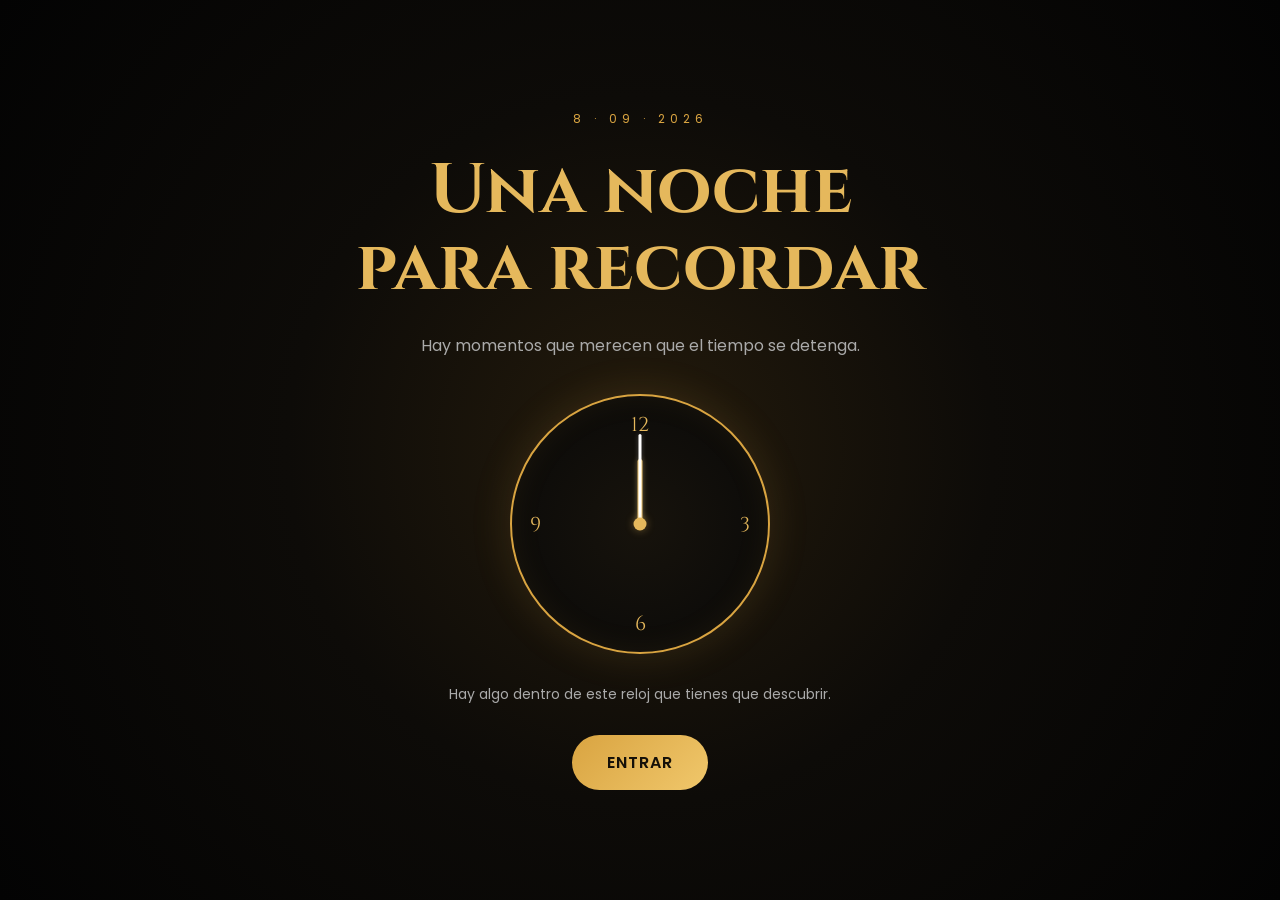
<file: index.html>
<!DOCTYPE html>
<html lang="es">

<head>

    <meta charset="UTF-8">

    <meta name="viewport" content="width=device-width, initial-scale=1.0">

    <title>Una noche para recordar</title>

    <link rel="stylesheet" href="style.css">

    <link rel="preconnect" href="https://fonts.googleapis.com">
    <link rel="preconnect" href="https://fonts.gstatic.com" crossorigin>

    <link
        href="https://fonts.googleapis.com/css2?family=Cinzel:wght@400;500;600;700&family=Poppins:wght@300;400;500;600&display=swap"
        rel="stylesheet">

</head>


<body>

    <main class="inicio">

        <div class="contenido-inicio">

            <p class="texto-superior">
                8 · 09 · 2026
            </p>

            <h1>
                Una noche<br>
                para recordar
            </h1>

            <p class="descripcion">
                Hay momentos que merecen
                que el tiempo se detenga.
            </p>


            <div class="reloj">

                <div class="numeros">
                    12
                </div>

                <div class="numeros seis">
                    6
                </div>

                <div class="numeros tres">
                    3
                </div>

                <div class="numeros nueve">
                    9
                </div>

                <div class="aguja hora"></div>

                <div class="aguja minuto"></div>

                <div class="centro"></div>

            </div>


            <p class="instruccion">
                Hay algo dentro de este reloj
                que tienes que descubrir.
            </p>


            <a href="paginas/reloj.html" class="boton">
                ENTRAR
            </a>

        </div>

    </main>

</body>

</html>
</file>
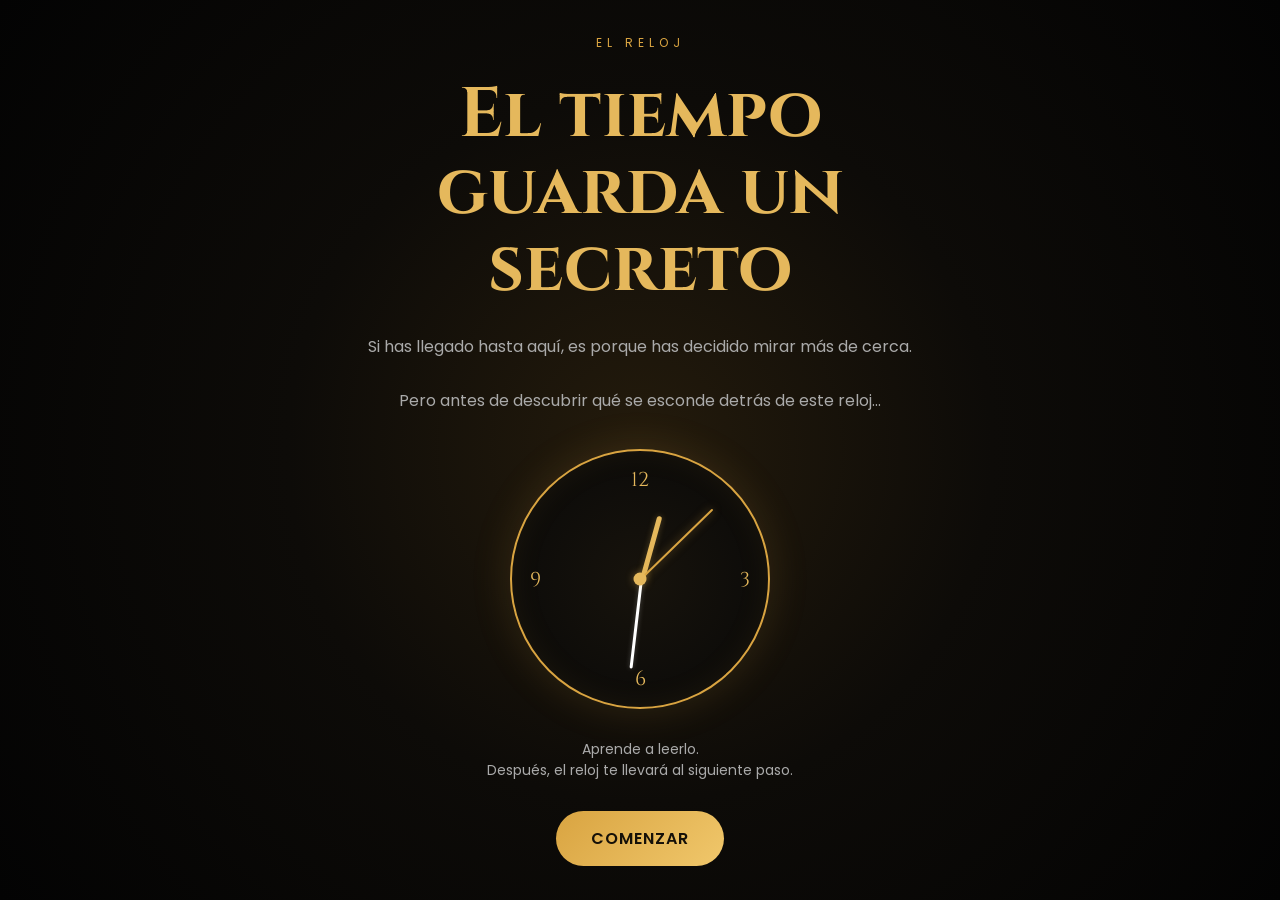
<file: paginas/reloj.html>
<!DOCTYPE html>
<html lang="es">

<head>

    <meta charset="UTF-8">

    <meta name="viewport" content="width=device-width, initial-scale=1.0">

    <title>El reloj</title>

    <link rel="stylesheet" href="../style.css">

    <link rel="preconnect" href="https://fonts.googleapis.com">
    <link rel="preconnect" href="https://fonts.gstatic.com" crossorigin>

    <link
        href="https://fonts.googleapis.com/css2?family=Cinzel:wght@400;500;600;700&family=Poppins:wght@300;400;500;600&display=swap"
        rel="stylesheet">

</head>


<body>

    <main class="inicio">

        <div class="contenido-inicio">

            <p class="texto-superior">
                EL RELOJ
            </p>


            <h1>
                El tiempo<br>
                guarda un secreto
            </h1>


            <p class="descripcion">

                Si has llegado hasta aquí,
                es porque has decidido mirar más de cerca.

                <br><br>

                Pero antes de descubrir qué se esconde
                detrás de este reloj...

            </p>


            <div class="reloj">

                <div class="numeros">
                    12
                </div>

                <div class="numeros seis">
                    6
                </div>

                <div class="numeros tres">
                    3
                </div>

                <div class="numeros nueve">
                    9
                </div>


                <!-- AGUJA DE LAS HORAS -->
                <div class="aguja hora"></div>

                <!-- AGUJA DE LOS MINUTOS -->
                <div class="aguja minuto"></div>

                <!-- AGUJA DE LOS SEGUNDOS -->
                <div class="aguja segundo"></div>

                <!-- CENTRO DEL RELOJ -->
                <div class="centro"></div>

            </div>


            <p class="instruccion">

                Aprende a leerlo.
                <br>
                Después, el reloj te llevará al siguiente paso.

            </p>


            <a href="tutorial.html" class="boton">
                COMENZAR
            </a>

        </div>

    </main>


    <!-- FUNCIONAMIENTO DEL RELOJ -->

    <script>

        function actualizarReloj() {

            const ahora = new Date();

            const horas = ahora.getHours();
            const minutos = ahora.getMinutes();
            const segundos = ahora.getSeconds();
            const milisegundos = ahora.getMilliseconds();


            // --------------------------------
            // AGUJA DE LOS SEGUNDOS
            // --------------------------------

            const gradosSegundos =
                segundos * 6 + (milisegundos / 1000) * 6;


            // --------------------------------
            // AGUJA DE LOS MINUTOS
            // --------------------------------

            const gradosMinutos =
                minutos * 6 + segundos * 0.1;


            // --------------------------------
            // AGUJA DE LAS HORAS
            // --------------------------------

            const gradosHoras =
                (horas % 12) * 30 +
                minutos * 0.5;


            // --------------------------------
            // APLICAMOS EL MOVIMIENTO
            // --------------------------------

            document.querySelector(".aguja.hora").style.transform =
                `rotate(${gradosHoras}deg)`;

            document.querySelector(".aguja.minuto").style.transform =
                `rotate(${gradosMinutos}deg)`;

            document.querySelector(".aguja.segundo").style.transform =
                `rotate(${gradosSegundos}deg)`;

        }


        // Actualizar inmediatamente al abrir la página
        actualizarReloj();


        // Actualizar continuamente
        setInterval(actualizarReloj, 50);

    </script>


</body>

</html>
</file>
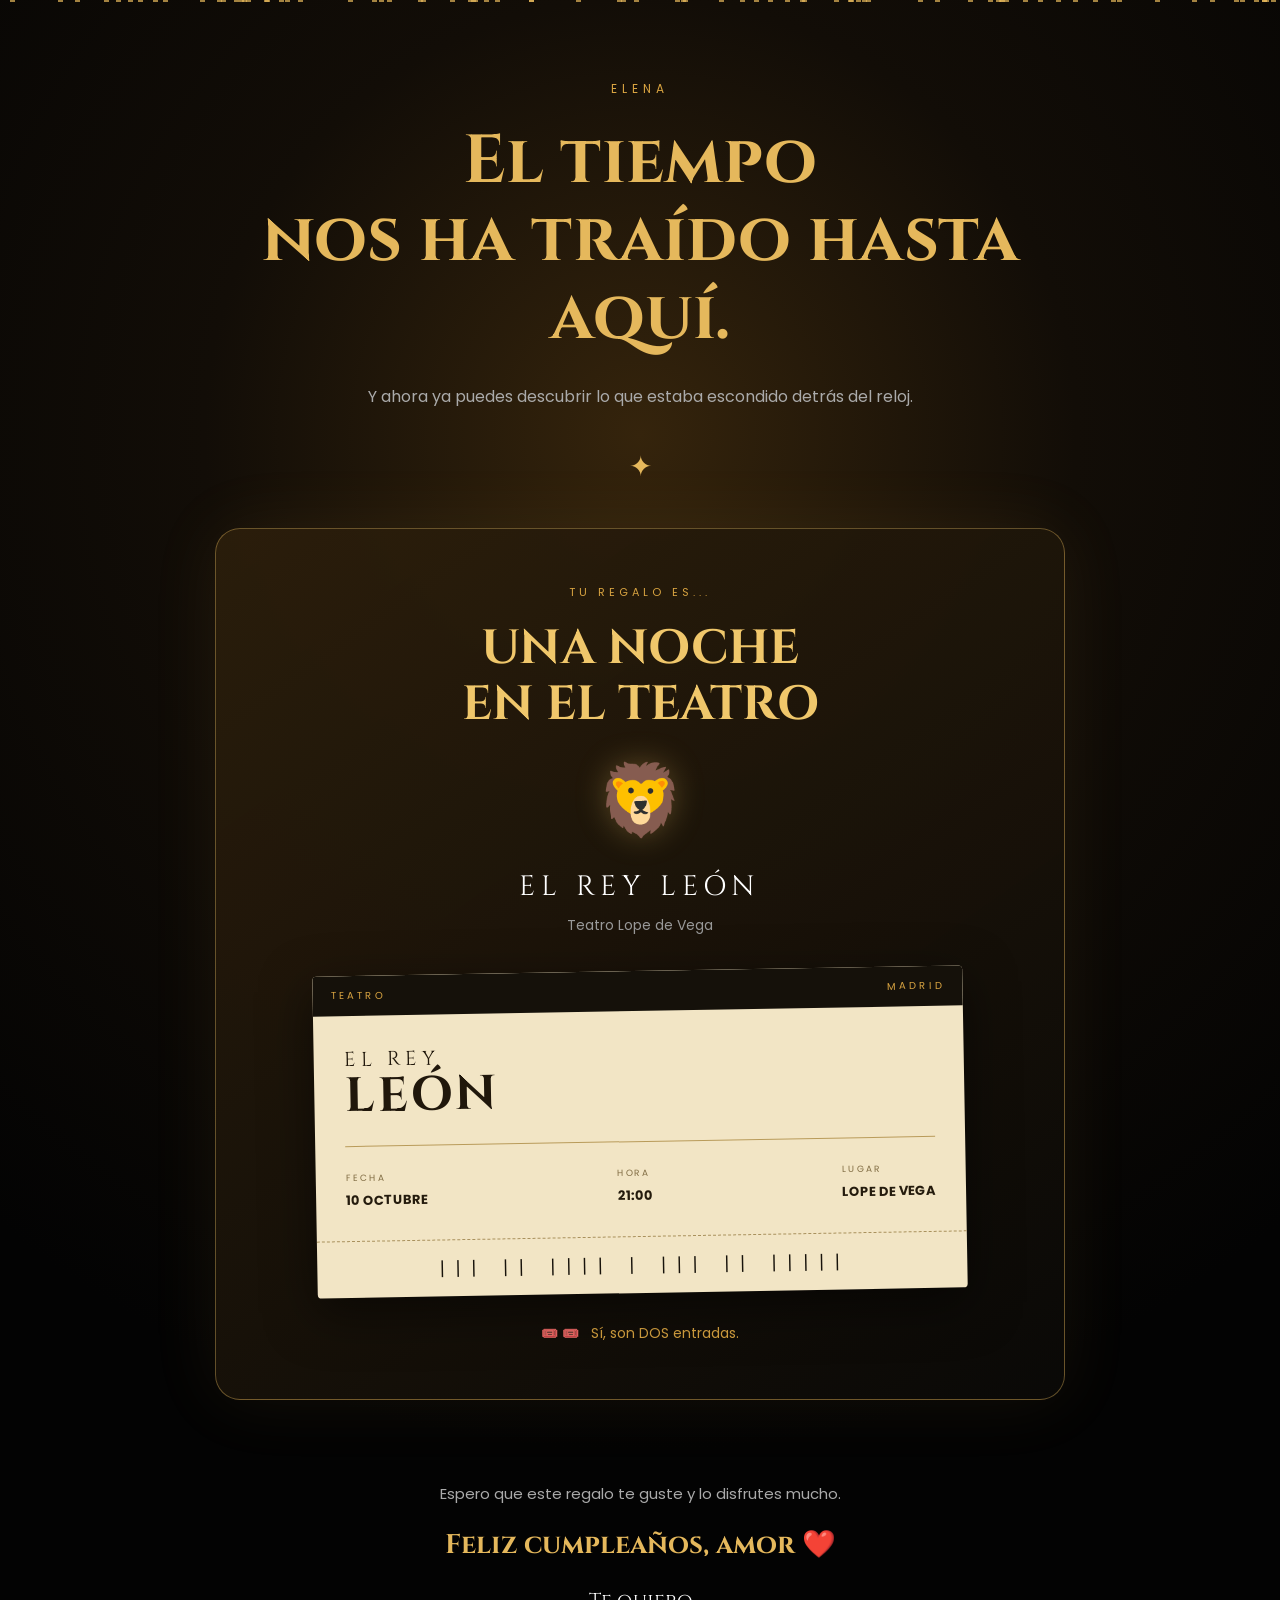
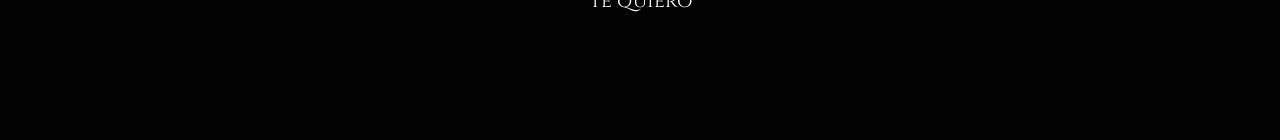
<file: paginas/sorpresa.html>
<!DOCTYPE html>
<html lang="es">

<head>

    <meta charset="UTF-8">

    <meta name="viewport" content="width=device-width, initial-scale=1.0">

    <title>Para Elena ❤️</title>

    <link rel="stylesheet" href="../style.css">

    <link rel="preconnect" href="https://fonts.googleapis.com">
    <link rel="preconnect" href="https://fonts.gstatic.com" crossorigin>

    <link
        href="https://fonts.googleapis.com/css2?family=Cinzel:wght@400;500;600;700&family=Poppins:wght@300;400;500;600&display=swap"
        rel="stylesheet">

</head>


<body class="pagina-sorpresa">


    <main class="sorpresa">

        <section class="revelacion">


            <p class="texto-superior aparecer">
                ELENA
            </p>


            <h1 class="titulo-revelacion aparecer">

                El tiempo<br>
                nos ha traído hasta aquí.

            </h1>


            <p class="mensaje-revelacion aparecer">

                Y ahora ya puedes descubrir
                lo que estaba escondido detrás del reloj.

            </p>


            <div class="separador">
                ✦
            </div>


            <!-- REGALO -->

            <div class="regalo aparecer">


                <p class="pequeno">
                    TU REGALO ES...
                </p>


                <h2>
                    UNA NOCHE<br>
                    EN EL TEATRO
                </h2>


                <div class="leon">
                    🦁
                </div>


                <p class="rey-leon">
                    EL REY LEÓN
                </p>


                <p class="subtitulo">
                    Teatro Lope de Vega
                </p>


                <!-- ENTRADA -->

                <div class="entrada">


                    <div class="entrada-cabecera">

                        <span>
                            TEATRO
                        </span>

                        <span>
                            MADRID
                        </span>

                    </div>


                    <div class="entrada-contenido">


                        <div class="entrada-titulo">

                            <span>
                                EL REY
                            </span>

                            <strong>
                                LEÓN
                            </strong>

                        </div>


                        <div class="linea"></div>


                        <div class="datos">


                            <div>

                                <span>
                                    FECHA
                                </span>

                                <strong>
                                    10 OCTUBRE
                                </strong>

                            </div>


                            <div>

                                <span>
                                    HORA
                                </span>

                                <strong>
                                    21:00
                                </strong>

                            </div>


                            <div>

                                <span>
                                    LUGAR
                                </span>

                                <strong>
                                    LOPE DE VEGA
                                </strong>

                            </div>


                        </div>

                    </div>


                    <div class="codigo">

                        ||| || |||| | ||| || |||||

                    </div>


                </div>


                <p class="dos-entradas">

                    🎟️ 🎟️ &nbsp;
                    Sí, son DOS entradas.

                </p>


            </div>


            <!-- MENSAJE FINAL -->

            <div class="final-amor aparecer">


                <p>

                    Espero que este regalo
                    te guste y lo disfrutes mucho.

                </p>


                <h3>
                    Feliz cumpleaños, amor ❤️
                </h3>


                <p class="firma">
                    Te quiero
                </p>


            </div>


        </section>


    </main>


    <script>

        function crearConfeti() {

            for (let i = 0; i < 80; i++) {

                const confeti =
                    document.createElement("div");


                confeti.classList.add("confeti");


                confeti.style.left =
                    Math.random() * 100 + "vw";


                confeti.style.animationDelay =
                    Math.random() * 3 + "s";


                confeti.style.animationDuration =
                    3 + Math.random() * 3 + "s";


                document.body.appendChild(
                    confeti
                );

            }

        }


        crearConfeti();

    </script>


</body>

</html>
</file>
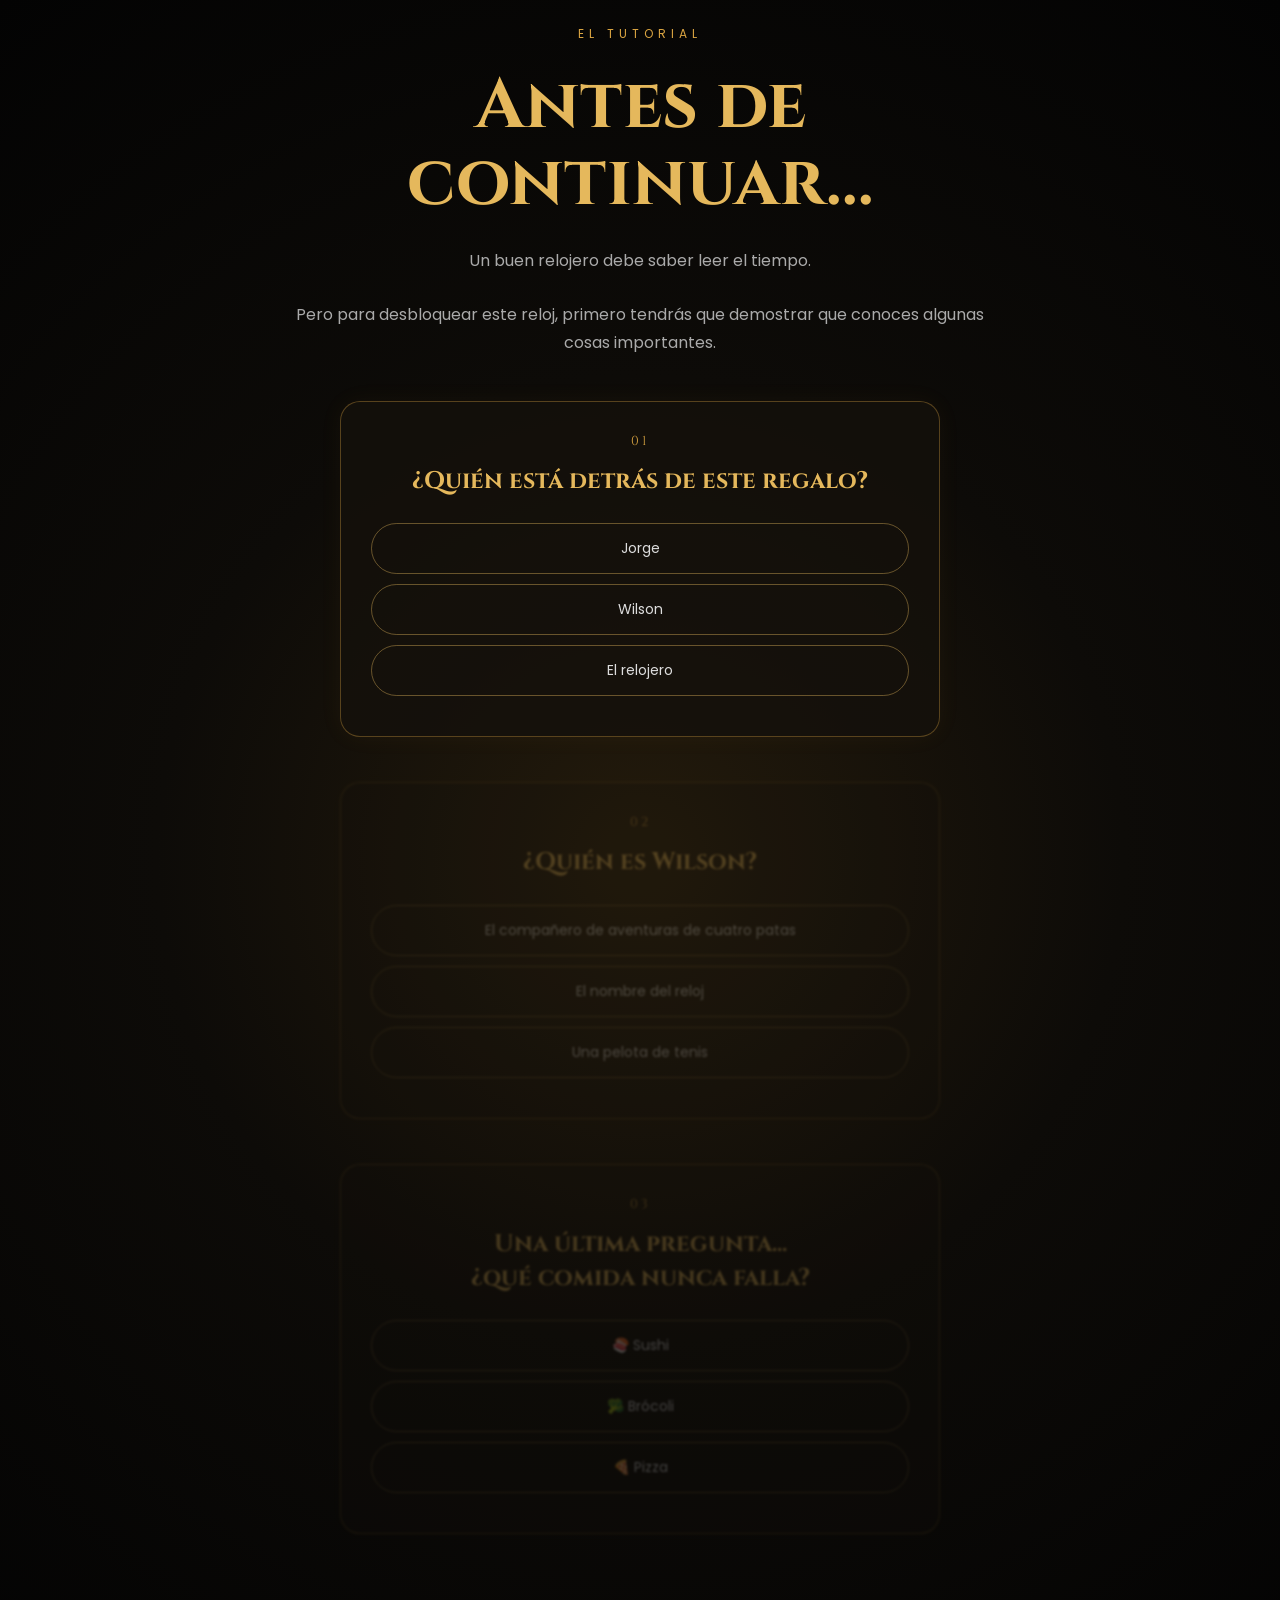
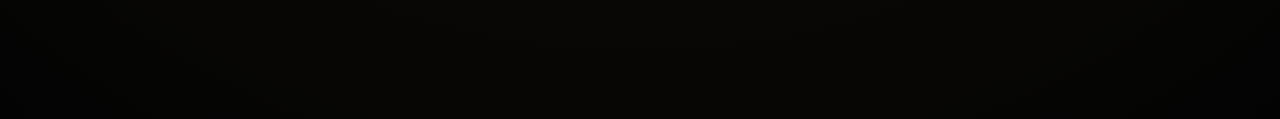
<file: paginas/tutorial.html>
<!DOCTYPE html>
<html lang="es">

<head>

    <meta charset="UTF-8">

    <meta name="viewport" content="width=device-width, initial-scale=1.0">

    <title>El secreto del reloj</title>

    <link rel="stylesheet" href="../style.css">

    <link rel="preconnect" href="https://fonts.googleapis.com">
    <link rel="preconnect" href="https://fonts.gstatic.com" crossorigin>

    <link
        href="https://fonts.googleapis.com/css2?family=Cinzel:wght@400;500;600;700&family=Poppins:wght@300;400;500;600&display=swap"
        rel="stylesheet">

</head>


<body>

    <main class="inicio">

        <div class="contenido-inicio tutorial">


            <p class="texto-superior">
                EL TUTORIAL
            </p>


            <h1>
                Antes de continuar...
            </h1>


            <p class="descripcion">

                Un buen relojero debe saber leer el tiempo.

                <br><br>

                Pero para desbloquear este reloj,
                primero tendrás que demostrar que
                conoces algunas cosas importantes.

            </p>


            <!-- =================================
                 PREGUNTA 1
            ================================== -->

            <div class="pregunta">

                <p class="numero-pregunta">
                    01
                </p>

                <h2>
                    ¿Quién está detrás de este regalo?
                </h2>


                <button onclick="responder(this, true)">
                    Jorge
                </button>

                <button onclick="responder(this, false)">
                    Wilson
                </button>

                <button onclick="responder(this, false)">
                    El relojero
                </button>

            </div>


            <!-- =================================
                 PREGUNTA 2
            ================================== -->

            <div class="pregunta bloqueada">

                <p class="numero-pregunta">
                    02
                </p>

                <h2>
                    ¿Quién es Wilson?
                </h2>


                <button onclick="responder(this, true)">
                    El compañero de aventuras de cuatro patas
                </button>

                <button onclick="responder(this, false)">
                    El nombre del reloj
                </button>

                <button onclick="responder(this, false)">
                    Una pelota de tenis
                </button>

            </div>


            <!-- =================================
                 PREGUNTA 3
            ================================== -->

            <div class="pregunta bloqueada">

                <p class="numero-pregunta">
                    03
                </p>

                <h2>
                    Una última pregunta...
                    <br>
                    ¿qué comida nunca falla?
                </h2>


                <button onclick="responder(this, true)">
                    🍣 Sushi
                </button>

                <button onclick="responder(this, false)">
                    🥦 Brócoli
                </button>

                <button onclick="responder(this, false)">
                    🍕 Pizza
                </button>

            </div>


            <!-- =================================
                 MENSAJE
            ================================== -->

            <div id="mensaje" class="mensaje"></div>


            <!-- =================================
                 FINAL
            ================================== -->

            <div id="final" class="final-oculto">

                <p class="texto-superior">
                    RELOJ DESBLOQUEADO
                </p>

                <h2>
                    Has pasado la prueba.
                </h2>

                <p>
                    El tiempo está a punto
                    de llevarte a algún sitio.
                </p>


                <a href="sorpresa.html" class="boton">
                    DESCUBRIR
                </a>

            </div>


        </div>

    </main>


    <script>

        let preguntaActual = 0;


        const preguntas =
            document.querySelectorAll(".pregunta");


        const mensaje =
            document.getElementById("mensaje");


        const final =
            document.getElementById("final");


        function responder(boton, correcto) {


            const pregunta =
                preguntas[preguntaActual];


            /* =================================
               RESPUESTA INCORRECTA
            ================================== */

            if (!correcto) {

                mensaje.innerHTML =
                    "Casi... 😏 Inténtalo otra vez.";

                mensaje.className =
                    "mensaje error";


                boton.classList.add(
                    "respuesta-incorrecta"
                );


                setTimeout(() => {

                    boton.classList.remove(
                        "respuesta-incorrecta"
                    );

                }, 700);


                return;
            }


            /* =================================
               RESPUESTA CORRECTA
            ================================== */

            boton.classList.add(
                "respuesta-correcta"
            );


            mensaje.innerHTML =
                "✓ CORRECTO";


            mensaje.className =
                "mensaje correcto";


            /* Marcamos la pregunta */

            pregunta.classList.add(
                "completada"
            );


            /* Desactivamos TODOS los botones
               de esta pregunta */

            const botones =
                pregunta.querySelectorAll("button");


            botones.forEach(botonRespuesta => {

                botonRespuesta.disabled = true;

            });


            /* Pasamos a la siguiente */

            preguntaActual++;


            /* =================================
               DESBLOQUEAR SIGUIENTE
            ================================== */

            if (preguntaActual < preguntas.length) {


                setTimeout(() => {

                    preguntas[preguntaActual]
                        .classList.remove(
                            "bloqueada"
                        );


                    preguntas[preguntaActual]
                        .scrollIntoView({
                            behavior: "smooth",
                            block: "center"
                        });


                }, 1000);


            } else {


                /* =================================
                   TODAS COMPLETADAS
                ================================== */

                setTimeout(() => {

                    mensaje.innerHTML =
                        "✓ Has completado todas las pruebas.";


                    final.classList.remove(
                        "final-oculto"
                    );


                    final.scrollIntoView({
                        behavior: "smooth",
                        block: "center"
                    });


                }, 1000);

            }

        }

    </script>


</body>

</html>
</file>
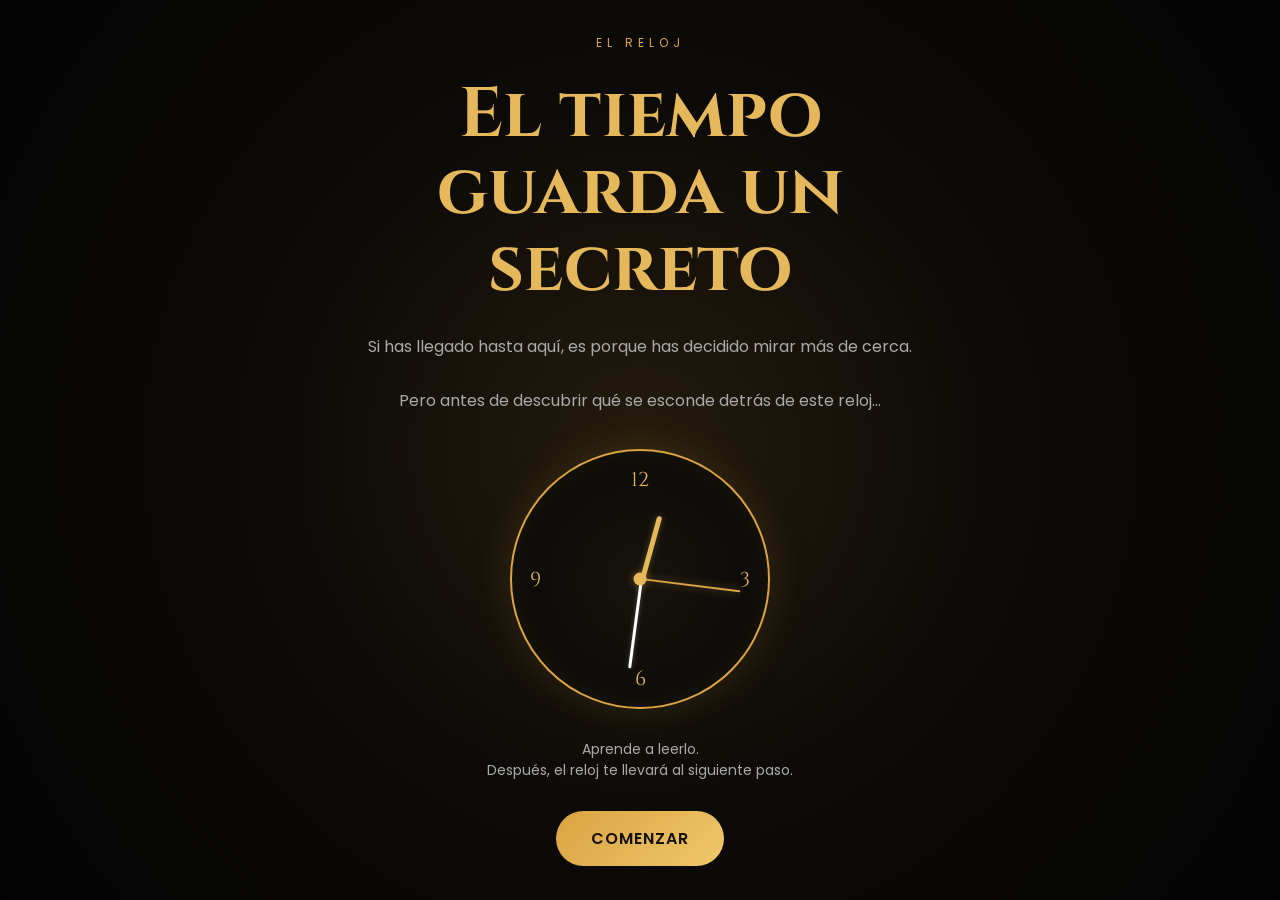
<file: regalo-elena/paginas/reloj.html>
<!DOCTYPE html>
<html lang="es">

<head>

    <meta charset="UTF-8">

    <meta name="viewport" content="width=device-width, initial-scale=1.0">

    <title>El reloj</title>

    <link rel="stylesheet" href="../style.css">

    <link rel="preconnect" href="https://fonts.googleapis.com">
    <link rel="preconnect" href="https://fonts.gstatic.com" crossorigin>

    <link
        href="https://fonts.googleapis.com/css2?family=Cinzel:wght@400;500;600;700&family=Poppins:wght@300;400;500;600&display=swap"
        rel="stylesheet">

</head>


<body>

    <main class="inicio">

        <div class="contenido-inicio">

            <p class="texto-superior">
                EL RELOJ
            </p>


            <h1>
                El tiempo<br>
                guarda un secreto
            </h1>


            <p class="descripcion">

                Si has llegado hasta aquí,
                es porque has decidido mirar más de cerca.

                <br><br>

                Pero antes de descubrir qué se esconde
                detrás de este reloj...

            </p>


            <div class="reloj">

                <div class="numeros">
                    12
                </div>

                <div class="numeros seis">
                    6
                </div>

                <div class="numeros tres">
                    3
                </div>

                <div class="numeros nueve">
                    9
                </div>


                <!-- AGUJA DE LAS HORAS -->
                <div class="aguja hora"></div>

                <!-- AGUJA DE LOS MINUTOS -->
                <div class="aguja minuto"></div>

                <!-- AGUJA DE LOS SEGUNDOS -->
                <div class="aguja segundo"></div>

                <!-- CENTRO DEL RELOJ -->
                <div class="centro"></div>

            </div>


            <p class="instruccion">

                Aprende a leerlo.
                <br>
                Después, el reloj te llevará al siguiente paso.

            </p>


            <a href="tutorial.html" class="boton">
                COMENZAR
            </a>

        </div>

    </main>


    <!-- FUNCIONAMIENTO DEL RELOJ -->

    <script>

        function actualizarReloj() {

            const ahora = new Date();

            const horas = ahora.getHours();
            const minutos = ahora.getMinutes();
            const segundos = ahora.getSeconds();
            const milisegundos = ahora.getMilliseconds();


            // --------------------------------
            // AGUJA DE LOS SEGUNDOS
            // --------------------------------

            const gradosSegundos =
                segundos * 6 + (milisegundos / 1000) * 6;


            // --------------------------------
            // AGUJA DE LOS MINUTOS
            // --------------------------------

            const gradosMinutos =
                minutos * 6 + segundos * 0.1;


            // --------------------------------
            // AGUJA DE LAS HORAS
            // --------------------------------

            const gradosHoras =
                (horas % 12) * 30 +
                minutos * 0.5;


            // --------------------------------
            // APLICAMOS EL MOVIMIENTO
            // --------------------------------

            document.querySelector(".aguja.hora").style.transform =
                `rotate(${gradosHoras}deg)`;

            document.querySelector(".aguja.minuto").style.transform =
                `rotate(${gradosMinutos}deg)`;

            document.querySelector(".aguja.segundo").style.transform =
                `rotate(${gradosSegundos}deg)`;

        }


        // Actualizar inmediatamente al abrir la página
        actualizarReloj();


        // Actualizar continuamente
        setInterval(actualizarReloj, 50);

    </script>


</body>

</html>
</file>
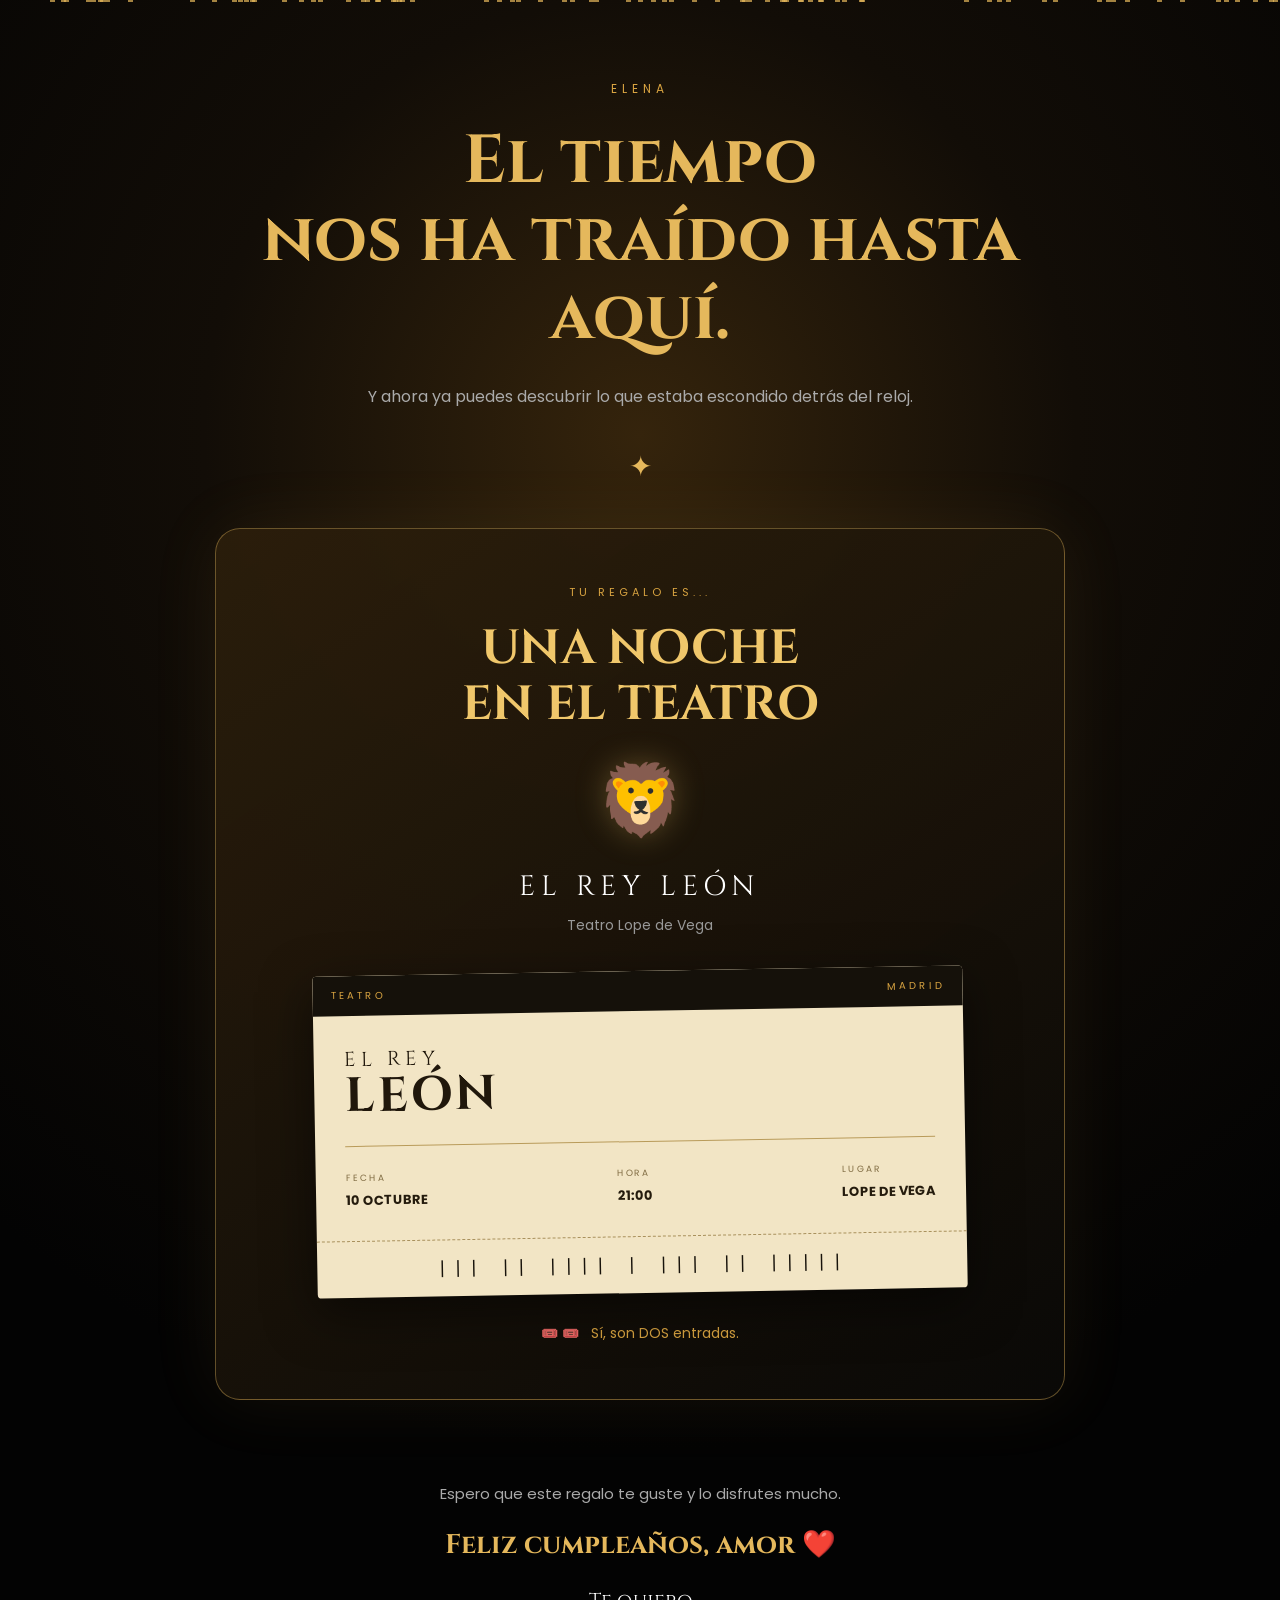
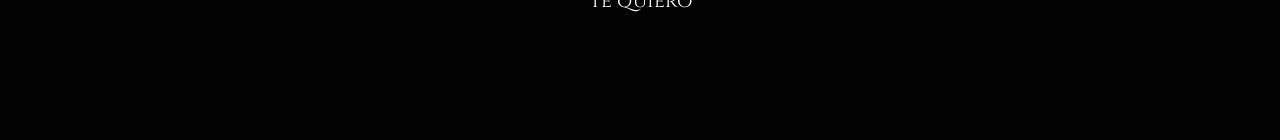
<file: regalo-elena/paginas/sorpresa.html>
<!DOCTYPE html>
<html lang="es">

<head>

    <meta charset="UTF-8">

    <meta name="viewport" content="width=device-width, initial-scale=1.0">

    <title>Para Elena ❤️</title>

    <link rel="stylesheet" href="../style.css">

    <link rel="preconnect" href="https://fonts.googleapis.com">
    <link rel="preconnect" href="https://fonts.gstatic.com" crossorigin>

    <link
        href="https://fonts.googleapis.com/css2?family=Cinzel:wght@400;500;600;700&family=Poppins:wght@300;400;500;600&display=swap"
        rel="stylesheet">

</head>


<body class="pagina-sorpresa">


    <main class="sorpresa">

        <section class="revelacion">


            <p class="texto-superior aparecer">
                ELENA
            </p>


            <h1 class="titulo-revelacion aparecer">

                El tiempo<br>
                nos ha traído hasta aquí.

            </h1>


            <p class="mensaje-revelacion aparecer">

                Y ahora ya puedes descubrir
                lo que estaba escondido detrás del reloj.

            </p>


            <div class="separador">
                ✦
            </div>


            <!-- REGALO -->

            <div class="regalo aparecer">


                <p class="pequeno">
                    TU REGALO ES...
                </p>


                <h2>
                    UNA NOCHE<br>
                    EN EL TEATRO
                </h2>


                <div class="leon">
                    🦁
                </div>


                <p class="rey-leon">
                    EL REY LEÓN
                </p>


                <p class="subtitulo">
                    Teatro Lope de Vega
                </p>


                <!-- ENTRADA -->

                <div class="entrada">


                    <div class="entrada-cabecera">

                        <span>
                            TEATRO
                        </span>

                        <span>
                            MADRID
                        </span>

                    </div>


                    <div class="entrada-contenido">


                        <div class="entrada-titulo">

                            <span>
                                EL REY
                            </span>

                            <strong>
                                LEÓN
                            </strong>

                        </div>


                        <div class="linea"></div>


                        <div class="datos">


                            <div>

                                <span>
                                    FECHA
                                </span>

                                <strong>
                                    10 OCTUBRE
                                </strong>

                            </div>


                            <div>

                                <span>
                                    HORA
                                </span>

                                <strong>
                                    21:00
                                </strong>

                            </div>


                            <div>

                                <span>
                                    LUGAR
                                </span>

                                <strong>
                                    LOPE DE VEGA
                                </strong>

                            </div>


                        </div>

                    </div>


                    <div class="codigo">

                        ||| || |||| | ||| || |||||

                    </div>


                </div>


                <p class="dos-entradas">

                    🎟️ 🎟️ &nbsp;
                    Sí, son DOS entradas.

                </p>


            </div>


            <!-- MENSAJE FINAL -->

            <div class="final-amor aparecer">


                <p>

                    Espero que este regalo
                    te guste y lo disfrutes mucho.

                </p>


                <h3>
                    Feliz cumpleaños, amor ❤️
                </h3>


                <p class="firma">
                    Te quiero
                </p>


            </div>


        </section>


    </main>


    <script>

        function crearConfeti() {

            for (let i = 0; i < 80; i++) {

                const confeti =
                    document.createElement("div");


                confeti.classList.add("confeti");


                confeti.style.left =
                    Math.random() * 100 + "vw";


                confeti.style.animationDelay =
                    Math.random() * 3 + "s";


                confeti.style.animationDuration =
                    3 + Math.random() * 3 + "s";


                document.body.appendChild(
                    confeti
                );

            }

        }


        crearConfeti();

    </script>


</body>

</html>
</file>
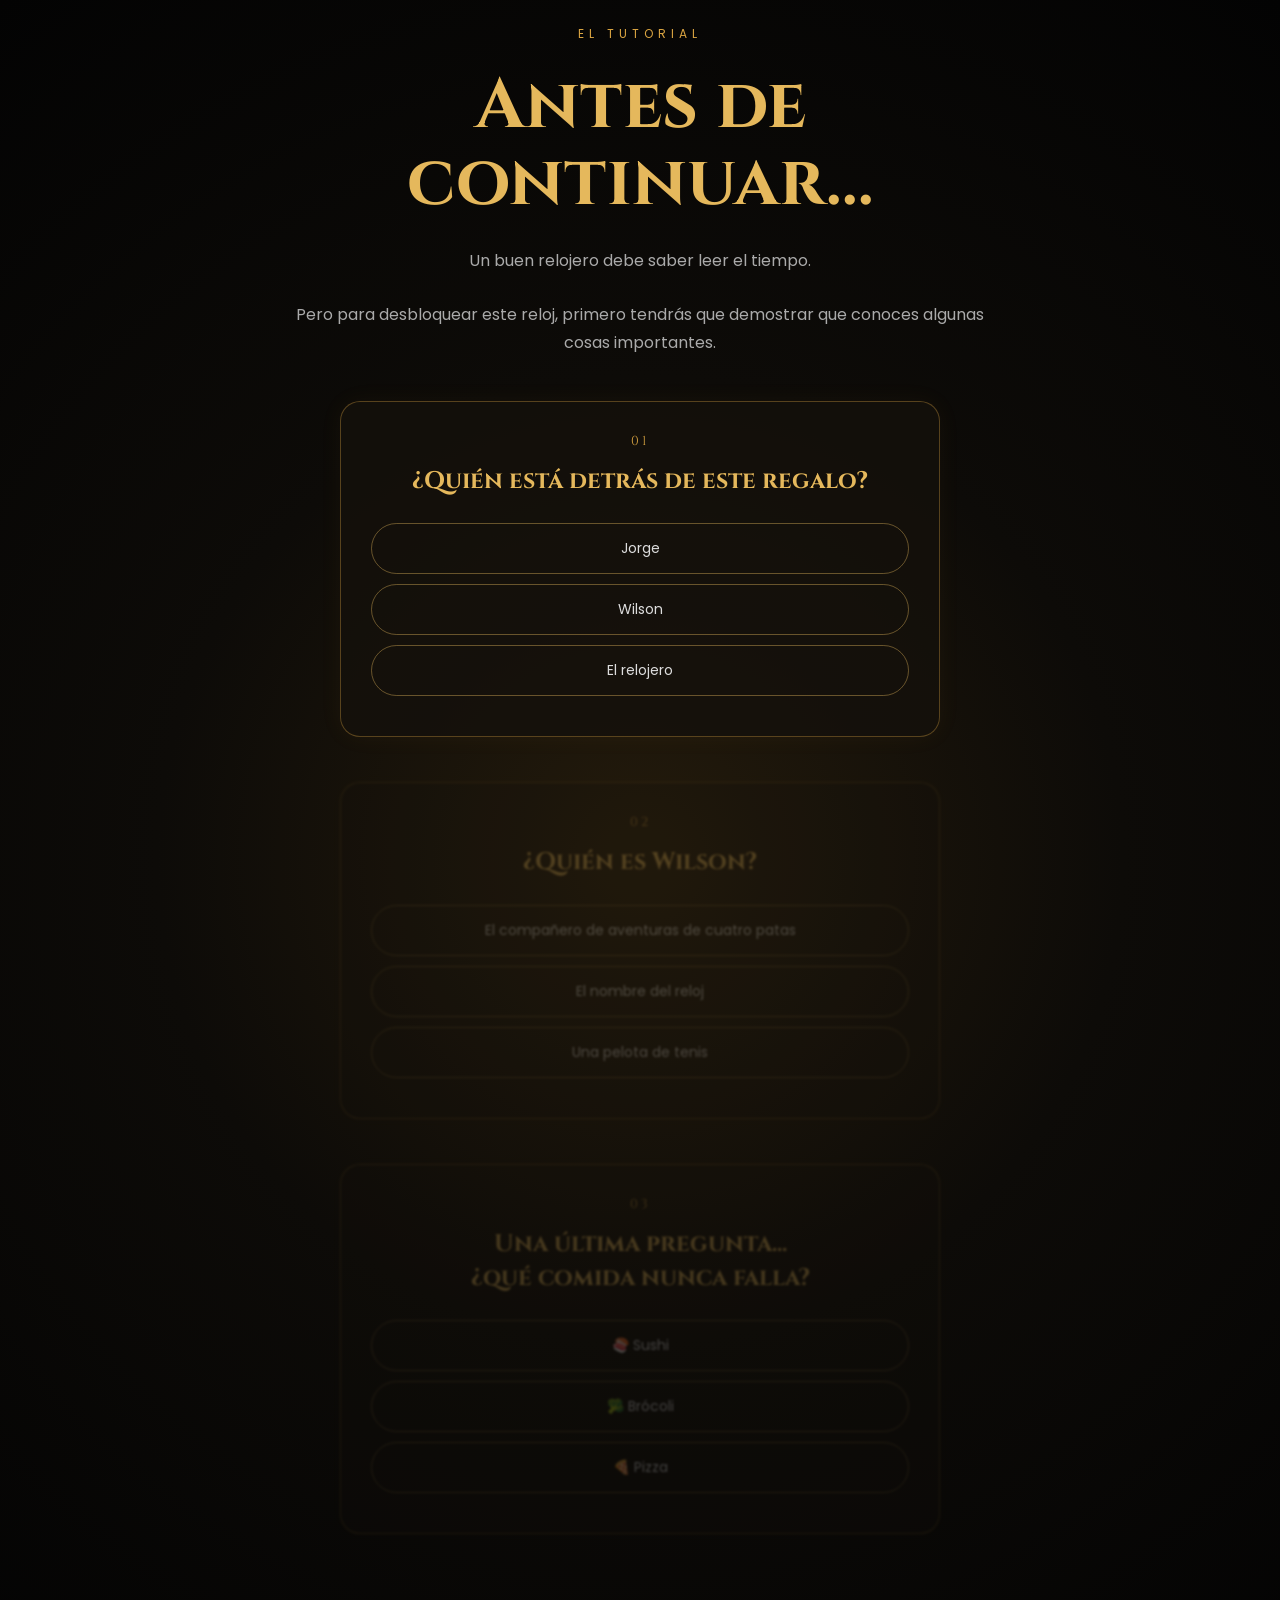
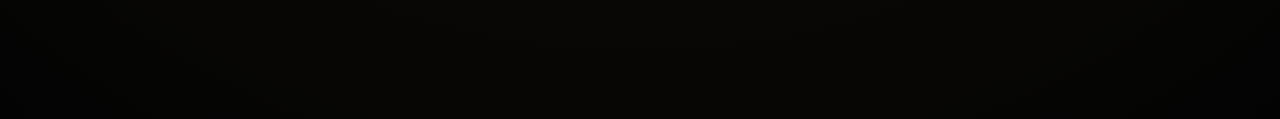
<file: regalo-elena/paginas/tutorial.html>
<!DOCTYPE html>
<html lang="es">

<head>

    <meta charset="UTF-8">

    <meta name="viewport" content="width=device-width, initial-scale=1.0">

    <title>El secreto del reloj</title>

    <link rel="stylesheet" href="../style.css">

    <link rel="preconnect" href="https://fonts.googleapis.com">
    <link rel="preconnect" href="https://fonts.gstatic.com" crossorigin>

    <link
        href="https://fonts.googleapis.com/css2?family=Cinzel:wght@400;500;600;700&family=Poppins:wght@300;400;500;600&display=swap"
        rel="stylesheet">

</head>


<body>

    <main class="inicio">

        <div class="contenido-inicio tutorial">


            <p class="texto-superior">
                EL TUTORIAL
            </p>


            <h1>
                Antes de continuar...
            </h1>


            <p class="descripcion">

                Un buen relojero debe saber leer el tiempo.

                <br><br>

                Pero para desbloquear este reloj,
                primero tendrás que demostrar que
                conoces algunas cosas importantes.

            </p>


            <!-- =================================
                 PREGUNTA 1
            ================================== -->

            <div class="pregunta">

                <p class="numero-pregunta">
                    01
                </p>

                <h2>
                    ¿Quién está detrás de este regalo?
                </h2>


                <button onclick="responder(this, true)">
                    Jorge
                </button>

                <button onclick="responder(this, false)">
                    Wilson
                </button>

                <button onclick="responder(this, false)">
                    El relojero
                </button>

            </div>


            <!-- =================================
                 PREGUNTA 2
            ================================== -->

            <div class="pregunta bloqueada">

                <p class="numero-pregunta">
                    02
                </p>

                <h2>
                    ¿Quién es Wilson?
                </h2>


                <button onclick="responder(this, true)">
                    El compañero de aventuras de cuatro patas
                </button>

                <button onclick="responder(this, false)">
                    El nombre del reloj
                </button>

                <button onclick="responder(this, false)">
                    Una pelota de tenis
                </button>

            </div>


            <!-- =================================
                 PREGUNTA 3
            ================================== -->

            <div class="pregunta bloqueada">

                <p class="numero-pregunta">
                    03
                </p>

                <h2>
                    Una última pregunta...
                    <br>
                    ¿qué comida nunca falla?
                </h2>


                <button onclick="responder(this, true)">
                    🍣 Sushi
                </button>

                <button onclick="responder(this, false)">
                    🥦 Brócoli
                </button>

                <button onclick="responder(this, false)">
                    🍕 Pizza
                </button>

            </div>


            <!-- =================================
                 MENSAJE
            ================================== -->

            <div id="mensaje" class="mensaje"></div>


            <!-- =================================
                 FINAL
            ================================== -->

            <div id="final" class="final-oculto">

                <p class="texto-superior">
                    RELOJ DESBLOQUEADO
                </p>

                <h2>
                    Has pasado la prueba.
                </h2>

                <p>
                    El tiempo está a punto
                    de llevarte a algún sitio.
                </p>


                <a href="sorpresa.html" class="boton">
                    DESCUBRIR
                </a>

            </div>


        </div>

    </main>


    <script>

        let preguntaActual = 0;


        const preguntas =
            document.querySelectorAll(".pregunta");


        const mensaje =
            document.getElementById("mensaje");


        const final =
            document.getElementById("final");


        function responder(boton, correcto) {


            const pregunta =
                preguntas[preguntaActual];


            /* =================================
               RESPUESTA INCORRECTA
            ================================== */

            if (!correcto) {

                mensaje.innerHTML =
                    "Casi... 😏 Inténtalo otra vez.";

                mensaje.className =
                    "mensaje error";


                boton.classList.add(
                    "respuesta-incorrecta"
                );


                setTimeout(() => {

                    boton.classList.remove(
                        "respuesta-incorrecta"
                    );

                }, 700);


                return;
            }


            /* =================================
               RESPUESTA CORRECTA
            ================================== */

            boton.classList.add(
                "respuesta-correcta"
            );


            mensaje.innerHTML =
                "✓ CORRECTO";


            mensaje.className =
                "mensaje correcto";


            /* Marcamos la pregunta */

            pregunta.classList.add(
                "completada"
            );


            /* Desactivamos TODOS los botones
               de esta pregunta */

            const botones =
                pregunta.querySelectorAll("button");


            botones.forEach(botonRespuesta => {

                botonRespuesta.disabled = true;

            });


            /* Pasamos a la siguiente */

            preguntaActual++;


            /* =================================
               DESBLOQUEAR SIGUIENTE
            ================================== */

            if (preguntaActual < preguntas.length) {


                setTimeout(() => {

                    preguntas[preguntaActual]
                        .classList.remove(
                            "bloqueada"
                        );


                    preguntas[preguntaActual]
                        .scrollIntoView({
                            behavior: "smooth",
                            block: "center"
                        });


                }, 1000);


            } else {


                /* =================================
                   TODAS COMPLETADAS
                ================================== */

                setTimeout(() => {

                    mensaje.innerHTML =
                        "✓ Has completado todas las pruebas.";


                    final.classList.remove(
                        "final-oculto"
                    );


                    final.scrollIntoView({
                        behavior: "smooth",
                        block: "center"
                    });


                }, 1000);

            }

        }

    </script>


</body>

</html>
</file>
<file: style.css>
/* ==================================================
   CONFIGURACIÓN GENERAL
================================================== */

* {
    box-sizing: border-box;
    margin: 0;
    padding: 0;
}


body {
    background: #050505;
    color: white;
    font-family: "Poppins", sans-serif;
}


/* ==================================================
   PANTALLAS PRINCIPALES
================================================== */

.inicio {

    min-height: 100vh;

    display: flex;

    justify-content: center;

    align-items: center;

    text-align: center;

    padding: 25px;

    background:
        radial-gradient(
            circle at center,
            #241b0c 0%,
            #0d0b08 45%,
            #030303 100%
        );
}


.contenido-inicio {

    width: 100%;

    max-width: 600px;
}


/* ==================================================
   TEXTOS
================================================== */

.texto-superior {

    color: #d9a441;

    letter-spacing: 5px;

    font-size: 12px;

    margin-bottom: 25px;
}


h1 {

    font-family: "Cinzel", serif;

    color: #e5b85c;

    font-size: clamp(
        42px,
        10vw,
        70px
    );

    line-height: 1.1;

    margin-bottom: 25px;
}


.descripcion {

    color: #aaa;

    font-size: 16px;

    line-height: 1.7;

    margin-bottom: 35px;
}


.instruccion {

    color: #aaa;

    font-size: 14px;

    margin: 30px auto;
}


/* ==================================================
   RELOJ
================================================== */

.reloj {

    position: relative;

    width: 260px;

    height: 260px;

    margin: 0 auto;

    border-radius: 50%;

    border: 2px solid #d9a441;

    background:
        radial-gradient(
            circle,
            #17130c,
            #080808
        );

    box-shadow:

        0 0 40px
        rgba(217, 164, 65, 0.15),

        inset 0 0 30px
        rgba(217, 164, 65, 0.08);
}


/* ==================================================
   NÚMEROS DEL RELOJ
================================================== */

.numeros {

    position: absolute;

    top: 15px;

    left: 50%;

    transform:
        translateX(-50%);

    font-family: "Cinzel", serif;

    color: #e5b85c;

    font-size: 20px;

    z-index: 2;
}


.numeros.seis {

    top: auto;

    bottom: 15px;
}


.numeros.tres {

    top: 50%;

    left: auto;

    right: 18px;

    transform:
        translateY(-50%);
}


.numeros.nueve {

    top: 50%;

    left: 18px;

    transform:
        translateY(-50%);
}


/* ==================================================
   AGUJAS DEL RELOJ
================================================== */

.aguja {

    position: absolute;

    left: 50%;

    bottom: 50%;

    transform-origin:
        bottom center;

    border-radius: 10px;

    pointer-events: none;

    transition:
        transform 0.05s linear;
}


/* ==================================================
   AGUJA DE LAS HORAS
================================================== */

.hora {

    width: 5px;

    height: 65px;

    background: #e5b85c;

    transform:
        translateX(-50%)
        rotate(0deg);

    box-shadow:
        0 0 6px
        rgba(229, 184, 92, 0.3);

    z-index: 5;
}


/* ==================================================
   AGUJA DE LOS MINUTOS
================================================== */

.minuto {

    width: 3px;

    height: 90px;

    background: #ffffff;

    transform:
        translateX(-50%)
        rotate(0deg);

    box-shadow:
        0 0 5px
        rgba(255, 255, 255, 0.25);

    z-index: 6;
}


/* ==================================================
   AGUJA DE LOS SEGUNDOS
================================================== */

.segundo {

    width: 2px;

    height: 100px;

    background: #d9a441;

    transform:
        translateX(-50%)
        rotate(0deg);

    box-shadow:
        0 0 8px
        rgba(217, 164, 65, 0.5);

    z-index: 7;
}


/* ==================================================
   CENTRO DEL RELOJ
================================================== */

.centro {

    position: absolute;

    width: 13px;

    height: 13px;

    border-radius: 50%;

    background: #e5b85c;

    top: 50%;

    left: 50%;

    transform:
        translate(-50%, -50%);

    z-index: 10;

    box-shadow:
        0 0 8px
        rgba(229, 184, 92, 0.4);
}


/* ==================================================
   BOTONES GENERALES
================================================== */

.boton {

    display: inline-block;

    text-decoration: none;

    color: #151008;

    background:
        linear-gradient(
            135deg,
            #d9a441,
            #f0c76b
        );

    padding:
        15px 35px;

    border-radius: 30px;

    font-weight: 600;

    letter-spacing: 1px;

    transition: 0.3s;
}


.boton:hover {

    transform:
        scale(1.05);

    box-shadow:
        0 0 30px
        rgba(229,184,92,0.3);
}


/* ==================================================
   TUTORIAL
================================================== */

.tutorial {

    max-width: 700px;

    padding-bottom: 60px;
}


.pregunta {

    margin: 45px auto;

    padding: 30px;

    max-width: 600px;

    border:
        1px solid
        rgba(217, 164, 65, 0.35);

    border-radius: 20px;

    background:
        rgba(20, 17, 12, 0.8);

    box-shadow:
        0 0 25px
        rgba(217, 164, 65, 0.05);

    transition: 0.4s;
}


.numero-pregunta {

    color: #d9a441;

    font-family: "Cinzel", serif;

    letter-spacing: 3px;

    font-size: 13px;

    margin-bottom: 15px;
}


.pregunta h2 {

    font-family: "Cinzel", serif;

    color: #e5b85c;

    font-size: 24px;

    line-height: 1.4;

    margin-bottom: 25px;
}


/* ==================================================
   BOTONES DE RESPUESTAS
================================================== */

.pregunta button {

    display: block;

    width: 100%;

    margin: 10px 0;

    padding: 14px 18px;

    border-radius: 30px;

    border:
        1px solid
        rgba(229, 184, 92, 0.4);

    background: transparent;

    color: #ddd;

    font-family:
        "Poppins", sans-serif;

    font-size: 14px;

    cursor: pointer;

    transition: 0.3s;
}


.pregunta button:hover {

    background:
        rgba(229, 184, 92, 0.1);

    border-color:
        #e5b85c;

    transform:
        translateY(-2px);
}


/* ==================================================
   PREGUNTA BLOQUEADA
================================================== */

.pregunta.bloqueada {

    opacity: 0.25;

    pointer-events: none;

    filter: blur(1px);
}


/* ==================================================
   PREGUNTA COMPLETADA
================================================== */

.pregunta.completada {

    border-color:
        #d9a441;

    opacity: 0.75;
}


/* ==================================================
   RESPUESTA CORRECTA
================================================== */

.pregunta button.respuesta-correcta {

    background:
        rgba(229, 184, 92, 0.18);

    border-color:
        #e5b85c;

    color:
        #f0c76b;

    box-shadow:
        0 0 20px
        rgba(229, 184, 92, 0.15);

    transform:
        scale(1.02);
}


/* ==================================================
   RESPUESTA INCORRECTA
================================================== */

.pregunta button.respuesta-incorrecta {

    border-color:
        #8b5a3c;

    color:
        #b88970;

    animation:
        errorRespuesta 0.7s ease;
}


@keyframes errorRespuesta {

    0% {
        transform:
            translateX(0);
    }

    20% {
        transform:
            translateX(-8px);
    }

    40% {
        transform:
            translateX(8px);
    }

    60% {
        transform:
            translateX(-5px);
    }

    80% {
        transform:
            translateX(5px);
    }

    100% {
        transform:
            translateX(0);
    }
}


/* ==================================================
   BOTONES DESACTIVADOS
================================================== */

.pregunta button:disabled {

    cursor:
        default;
}


/* ==================================================
   MENSAJES
================================================== */

.mensaje {

    min-height: 30px;

    margin:
        25px auto;

    font-size: 14px;

    transition:
        0.3s;
}


.mensaje.correcto {

    color:
        #e5b85c;

    font-family:
        "Cinzel", serif;

    font-size:
        18px;

    letter-spacing:
        2px;

    animation:
        aparecerCorrecto
        0.5s ease;
}


.mensaje.error {

    color:
        #aaa;
}


@keyframes aparecerCorrecto {

    from {

        opacity: 0;

        transform:
            translateY(8px);
    }

    to {

        opacity: 1;

        transform:
            translateY(0);
    }
}


/* ==================================================
   FINAL DEL TUTORIAL
================================================== */

.final-oculto {

    display:
        none;
}


#final {

    margin-top:
        60px;

    padding:
        40px 25px;

    border-top:
        1px solid
        rgba(217, 164, 65, 0.3);

    border-bottom:
        1px solid
        rgba(217, 164, 65, 0.3);
}


#final h2 {

    font-family:
        "Cinzel", serif;

    color:
        #e5b85c;

    font-size:
        32px;

    margin:
        15px 0;
}


#final p:not(.texto-superior) {

    color:
        #aaa;

    margin-bottom:
        30px;
}


/* ==================================================
   PANTALLA FINAL
================================================== */

.pagina-sorpresa {

    background:
        #030303;
}


.sorpresa {

    min-height:
        100vh;

    background:
        radial-gradient(
            circle at 50% 25%,
            #35240c 0%,
            #120d07 30%,
            #030303 70%
        );

    padding:
        80px 20px;

    text-align:
        center;

    overflow:
        hidden;
}


.revelacion {

    max-width:
        850px;

    margin:
        0 auto;
}


.aparecer {

    animation:
        aparecer
        1.5s ease forwards;
}


@keyframes aparecer {

    from {

        opacity:
            0;

        transform:
            translateY(25px);
    }

    to {

        opacity:
            1;

        transform:
            translateY(0);
    }
}


/* ==================================================
   TÍTULO FINAL
================================================== */

.titulo-revelacion {

    font-family:
        "Cinzel", serif;

    color:
        #e5b85c;

    font-size:
        clamp(
            38px,
            8vw,
            68px
        );

    line-height:
        1.15;

    margin:
        25px 0;
}


.mensaje-revelacion {

    color:
        #aaa;

    font-size:
        16px;

    line-height:
        1.8;

    max-width:
        550px;

    margin:
        0 auto;
}


.separador {

    color:
        #e5b85c;

    font-size:
        28px;

    margin:
        35px 0;
}


/* ==================================================
   REGALO
================================================== */

.regalo {

    margin-top:
        40px;

    padding:
        55px 25px;

    border:
        1px solid
        rgba(229, 184, 92, 0.4);

    border-radius:
        25px;

    background:
        linear-gradient(
            145deg,
            rgba(45, 31, 12, 0.9),
            rgba(10, 9, 7, 0.95)
        );

    box-shadow:
        0 0 70px
        rgba(229, 184, 92, 0.08);
}


.pequeno {

    color:
        #d9a441;

    letter-spacing:
        4px;

    font-size:
        11px;

    margin-bottom:
        20px;
}


.regalo h2 {

    font-family:
        "Cinzel", serif;

    color:
        #f0c76b;

    font-size:
        clamp(
            28px,
            6vw,
            48px
        );

    line-height:
        1.15;

    margin-bottom:
        15px;
}


.leon {

    font-size:
        70px;

    margin:
        15px 0;

    filter:
        drop-shadow(
            0 0 15px
            rgba(229,184,92,0.3)
        );
}


.rey-leon {

    font-family:
        "Cinzel", serif;

    color:
        #fff;

    font-size:
        28px;

    letter-spacing:
        6px;

    margin-bottom:
        10px;
}


.subtitulo {

    color:
        #999;

    font-size:
        14px;

    margin-bottom:
        35px;
}


/* ==================================================
   ENTRADA
================================================== */

.entrada {

    max-width:
        650px;

    margin:
        35px auto 0;

    background:
        #f2e5c5;

    color:
        #18130b;

    text-align:
        left;

    border-radius:
        4px;

    overflow:
        hidden;

    position:
        relative;

    box-shadow:
        0 15px 50px
        rgba(0, 0, 0, 0.5);

    transform:
        rotate(-1deg);

    transition:
        0.4s;
}


.entrada:hover {

    transform:
        rotate(0deg)
        scale(1.02);
}


/* ==================================================
   CABECERA DE ENTRADA
================================================== */

.entrada-cabecera {

    display:
        flex;

    justify-content:
        space-between;

    padding:
        12px 18px;

    background:
        #15110a;

    color:
        #d9a441;

    font-size:
        10px;

    letter-spacing:
        3px;
}


/* ==================================================
   CONTENIDO DE ENTRADA
================================================== */

.entrada-contenido {

    padding:
        30px;
}


.entrada-titulo {

    font-family:
        "Cinzel", serif;

    display:
        flex;

    flex-direction:
        column;

    color:
        #20170b;
}


.entrada-titulo span {

    font-size:
        20px;

    letter-spacing:
        5px;
}


.entrada-titulo strong {

    font-size:
        48px;

    line-height:
        1;

    letter-spacing:
        3px;
}


.linea {

    height:
        1px;

    background:
        #b99b5a;

    margin:
        25px 0;
}


/* ==================================================
   DATOS ENTRADA
================================================== */

.datos {

    display:
        flex;

    justify-content:
        space-between;

    gap:
        15px;
}


.datos div {

    display:
        flex;

    flex-direction:
        column;

    gap:
        6px;
}


.datos span {

    font-size:
        9px;

    letter-spacing:
        2px;

    color:
        #806c43;
}


.datos strong {

    font-size:
        13px;

    color:
        #241b0d;
}


/* ==================================================
   CÓDIGO DE BARRAS
================================================== */

.codigo {

    border-top:
        1px dashed
        #a9915d;

    padding:
        18px;

    text-align:
        center;

    font-family:
        monospace;

    letter-spacing:
        5px;

    font-size:
        18px;
}


/* ==================================================
   DOS ENTRADAS
================================================== */

.dos-entradas {

    color:
        #d9a441;

    font-size:
        14px;

    margin-top:
        30px;
}


/* ==================================================
   MENSAJE FINAL
================================================== */

.final-amor {

    margin-top:
        80px;

    padding-bottom:
        40px;
}


.final-amor p {

    color:
        #aaa;

    line-height:
        1.8;

    font-size:
        15px;
}


.final-amor h3 {

    font-family:
        "Cinzel", serif;

    color:
        #e5b85c;

    font-size:
        27px;

    margin:
        20px 0;
}


.firma {

    color:
        #fff !important;

    font-family:
        "Cinzel", serif;

    font-size:
        20px !important;
}


/* ==================================================
   CONFETI
================================================== */

.confeti {

    position:
        fixed;

    top:
        -10px;

    width:
        5px;

    height:
        12px;

    background:
        #e5b85c;

    opacity:
        0.7;

    pointer-events:
        none;

    animation:
        caer linear infinite;
}


@keyframes caer {

    0% {

        transform:
            translateY(-20px)
            rotate(0deg);

        opacity:
            0;
    }

    10% {

        opacity:
            0.8;
    }

    100% {

        transform:
            translateY(110vh)
            rotate(720deg);

        opacity:
            0;
    }
}


/* ==================================================
   MÓVIL
================================================== */

@media (max-width: 600px) {

    .inicio {

        padding:
            20px 15px;
    }


    .contenido-inicio {

        max-width:
            100%;
    }


    .texto-superior {

        font-size:
            10px;

        letter-spacing:
            4px;

        margin-bottom:
            18px;
    }


    h1 {

        font-size:
            clamp(
                34px,
                10vw,
                50px
            );
    }


    .descripcion {

        font-size:
            14px;

        margin-bottom:
            28px;
    }


    /* RELOJ EN MÓVIL */

    .reloj {

        width:
            230px;

        height:
            230px;
    }


    .hora {

        height:
            58px;
    }


    .minuto {

        height:
            78px;
    }


    .segundo {

        height:
            88px;
    }


    .numeros {

        font-size:
            18px;

        top:
            13px;
    }


    .numeros.seis {

        bottom:
            13px;
    }


    .numeros.tres {

        right:
            15px;
    }


    .numeros.nueve {

        left:
            15px;
    }


    .instruccion {

        font-size:
            13px;

        margin:
            25px auto;
    }


    .sorpresa {

        padding:
            55px 15px;
    }


    .regalo {

        padding:
            40px 15px;
    }


    .entrada-contenido {

        padding:
            22px 18px;
    }


    .entrada-titulo strong {

        font-size:
            38px;
    }


    .datos {

        flex-direction:
            column;

        gap:
            18px;
    }


    .datos div {

        align-items:
            center;
    }


    .rey-leon {

        font-size:
            22px;

        letter-spacing:
            4px;
    }


    .pregunta {

        padding:
            22px 18px;
    }


    .pregunta h2 {

        font-size:
            21px;
    }

}
</file>
<file: regalo-elena/style.css>
/* ==================================================
   CONFIGURACIÓN GENERAL
================================================== */

* {
    box-sizing: border-box;
    margin: 0;
    padding: 0;
}


body {
    background: #050505;
    color: white;
    font-family: "Poppins", sans-serif;
}


/* ==================================================
   PANTALLAS PRINCIPALES
================================================== */

.inicio {

    min-height: 100vh;

    display: flex;

    justify-content: center;

    align-items: center;

    text-align: center;

    padding: 25px;

    background:
        radial-gradient(
            circle at center,
            #241b0c 0%,
            #0d0b08 45%,
            #030303 100%
        );
}


.contenido-inicio {

    width: 100%;

    max-width: 600px;
}


/* ==================================================
   TEXTOS
================================================== */

.texto-superior {

    color: #d9a441;

    letter-spacing: 5px;

    font-size: 12px;

    margin-bottom: 25px;
}


h1 {

    font-family: "Cinzel", serif;

    color: #e5b85c;

    font-size: clamp(
        42px,
        10vw,
        70px
    );

    line-height: 1.1;

    margin-bottom: 25px;
}


.descripcion {

    color: #aaa;

    font-size: 16px;

    line-height: 1.7;

    margin-bottom: 35px;
}


.instruccion {

    color: #aaa;

    font-size: 14px;

    margin: 30px auto;
}


/* ==================================================
   RELOJ
================================================== */

.reloj {

    position: relative;

    width: 260px;

    height: 260px;

    margin: 0 auto;

    border-radius: 50%;

    border: 2px solid #d9a441;

    background:
        radial-gradient(
            circle,
            #17130c,
            #080808
        );

    box-shadow:

        0 0 40px
        rgba(217, 164, 65, 0.15),

        inset 0 0 30px
        rgba(217, 164, 65, 0.08);
}


/* ==================================================
   NÚMEROS DEL RELOJ
================================================== */

.numeros {

    position: absolute;

    top: 15px;

    left: 50%;

    transform:
        translateX(-50%);

    font-family: "Cinzel", serif;

    color: #e5b85c;

    font-size: 20px;

    z-index: 2;
}


.numeros.seis {

    top: auto;

    bottom: 15px;
}


.numeros.tres {

    top: 50%;

    left: auto;

    right: 18px;

    transform:
        translateY(-50%);
}


.numeros.nueve {

    top: 50%;

    left: 18px;

    transform:
        translateY(-50%);
}


/* ==================================================
   AGUJAS DEL RELOJ
================================================== */

.aguja {

    position: absolute;

    left: 50%;

    bottom: 50%;

    transform-origin:
        bottom center;

    border-radius: 10px;

    pointer-events: none;

    transition:
        transform 0.05s linear;
}


/* ==================================================
   AGUJA DE LAS HORAS
================================================== */

.hora {

    width: 5px;

    height: 65px;

    background: #e5b85c;

    transform:
        translateX(-50%)
        rotate(0deg);

    box-shadow:
        0 0 6px
        rgba(229, 184, 92, 0.3);

    z-index: 5;
}


/* ==================================================
   AGUJA DE LOS MINUTOS
================================================== */

.minuto {

    width: 3px;

    height: 90px;

    background: #ffffff;

    transform:
        translateX(-50%)
        rotate(0deg);

    box-shadow:
        0 0 5px
        rgba(255, 255, 255, 0.25);

    z-index: 6;
}


/* ==================================================
   AGUJA DE LOS SEGUNDOS
================================================== */

.segundo {

    width: 2px;

    height: 100px;

    background: #d9a441;

    transform:
        translateX(-50%)
        rotate(0deg);

    box-shadow:
        0 0 8px
        rgba(217, 164, 65, 0.5);

    z-index: 7;
}


/* ==================================================
   CENTRO DEL RELOJ
================================================== */

.centro {

    position: absolute;

    width: 13px;

    height: 13px;

    border-radius: 50%;

    background: #e5b85c;

    top: 50%;

    left: 50%;

    transform:
        translate(-50%, -50%);

    z-index: 10;

    box-shadow:
        0 0 8px
        rgba(229, 184, 92, 0.4);
}


/* ==================================================
   BOTONES GENERALES
================================================== */

.boton {

    display: inline-block;

    text-decoration: none;

    color: #151008;

    background:
        linear-gradient(
            135deg,
            #d9a441,
            #f0c76b
        );

    padding:
        15px 35px;

    border-radius: 30px;

    font-weight: 600;

    letter-spacing: 1px;

    transition: 0.3s;
}


.boton:hover {

    transform:
        scale(1.05);

    box-shadow:
        0 0 30px
        rgba(229,184,92,0.3);
}


/* ==================================================
   TUTORIAL
================================================== */

.tutorial {

    max-width: 700px;

    padding-bottom: 60px;
}


.pregunta {

    margin: 45px auto;

    padding: 30px;

    max-width: 600px;

    border:
        1px solid
        rgba(217, 164, 65, 0.35);

    border-radius: 20px;

    background:
        rgba(20, 17, 12, 0.8);

    box-shadow:
        0 0 25px
        rgba(217, 164, 65, 0.05);

    transition: 0.4s;
}


.numero-pregunta {

    color: #d9a441;

    font-family: "Cinzel", serif;

    letter-spacing: 3px;

    font-size: 13px;

    margin-bottom: 15px;
}


.pregunta h2 {

    font-family: "Cinzel", serif;

    color: #e5b85c;

    font-size: 24px;

    line-height: 1.4;

    margin-bottom: 25px;
}


/* ==================================================
   BOTONES DE RESPUESTAS
================================================== */

.pregunta button {

    display: block;

    width: 100%;

    margin: 10px 0;

    padding: 14px 18px;

    border-radius: 30px;

    border:
        1px solid
        rgba(229, 184, 92, 0.4);

    background: transparent;

    color: #ddd;

    font-family:
        "Poppins", sans-serif;

    font-size: 14px;

    cursor: pointer;

    transition: 0.3s;
}


.pregunta button:hover {

    background:
        rgba(229, 184, 92, 0.1);

    border-color:
        #e5b85c;

    transform:
        translateY(-2px);
}


/* ==================================================
   PREGUNTA BLOQUEADA
================================================== */

.pregunta.bloqueada {

    opacity: 0.25;

    pointer-events: none;

    filter: blur(1px);
}


/* ==================================================
   PREGUNTA COMPLETADA
================================================== */

.pregunta.completada {

    border-color:
        #d9a441;

    opacity: 0.75;
}


/* ==================================================
   RESPUESTA CORRECTA
================================================== */

.pregunta button.respuesta-correcta {

    background:
        rgba(229, 184, 92, 0.18);

    border-color:
        #e5b85c;

    color:
        #f0c76b;

    box-shadow:
        0 0 20px
        rgba(229, 184, 92, 0.15);

    transform:
        scale(1.02);
}


/* ==================================================
   RESPUESTA INCORRECTA
================================================== */

.pregunta button.respuesta-incorrecta {

    border-color:
        #8b5a3c;

    color:
        #b88970;

    animation:
        errorRespuesta 0.7s ease;
}


@keyframes errorRespuesta {

    0% {
        transform:
            translateX(0);
    }

    20% {
        transform:
            translateX(-8px);
    }

    40% {
        transform:
            translateX(8px);
    }

    60% {
        transform:
            translateX(-5px);
    }

    80% {
        transform:
            translateX(5px);
    }

    100% {
        transform:
            translateX(0);
    }
}


/* ==================================================
   BOTONES DESACTIVADOS
================================================== */

.pregunta button:disabled {

    cursor:
        default;
}


/* ==================================================
   MENSAJES
================================================== */

.mensaje {

    min-height: 30px;

    margin:
        25px auto;

    font-size: 14px;

    transition:
        0.3s;
}


.mensaje.correcto {

    color:
        #e5b85c;

    font-family:
        "Cinzel", serif;

    font-size:
        18px;

    letter-spacing:
        2px;

    animation:
        aparecerCorrecto
        0.5s ease;
}


.mensaje.error {

    color:
        #aaa;
}


@keyframes aparecerCorrecto {

    from {

        opacity: 0;

        transform:
            translateY(8px);
    }

    to {

        opacity: 1;

        transform:
            translateY(0);
    }
}


/* ==================================================
   FINAL DEL TUTORIAL
================================================== */

.final-oculto {

    display:
        none;
}


#final {

    margin-top:
        60px;

    padding:
        40px 25px;

    border-top:
        1px solid
        rgba(217, 164, 65, 0.3);

    border-bottom:
        1px solid
        rgba(217, 164, 65, 0.3);
}


#final h2 {

    font-family:
        "Cinzel", serif;

    color:
        #e5b85c;

    font-size:
        32px;

    margin:
        15px 0;
}


#final p:not(.texto-superior) {

    color:
        #aaa;

    margin-bottom:
        30px;
}


/* ==================================================
   PANTALLA FINAL
================================================== */

.pagina-sorpresa {

    background:
        #030303;
}


.sorpresa {

    min-height:
        100vh;

    background:
        radial-gradient(
            circle at 50% 25%,
            #35240c 0%,
            #120d07 30%,
            #030303 70%
        );

    padding:
        80px 20px;

    text-align:
        center;

    overflow:
        hidden;
}


.revelacion {

    max-width:
        850px;

    margin:
        0 auto;
}


.aparecer {

    animation:
        aparecer
        1.5s ease forwards;
}


@keyframes aparecer {

    from {

        opacity:
            0;

        transform:
            translateY(25px);
    }

    to {

        opacity:
            1;

        transform:
            translateY(0);
    }
}


/* ==================================================
   TÍTULO FINAL
================================================== */

.titulo-revelacion {

    font-family:
        "Cinzel", serif;

    color:
        #e5b85c;

    font-size:
        clamp(
            38px,
            8vw,
            68px
        );

    line-height:
        1.15;

    margin:
        25px 0;
}


.mensaje-revelacion {

    color:
        #aaa;

    font-size:
        16px;

    line-height:
        1.8;

    max-width:
        550px;

    margin:
        0 auto;
}


.separador {

    color:
        #e5b85c;

    font-size:
        28px;

    margin:
        35px 0;
}


/* ==================================================
   REGALO
================================================== */

.regalo {

    margin-top:
        40px;

    padding:
        55px 25px;

    border:
        1px solid
        rgba(229, 184, 92, 0.4);

    border-radius:
        25px;

    background:
        linear-gradient(
            145deg,
            rgba(45, 31, 12, 0.9),
            rgba(10, 9, 7, 0.95)
        );

    box-shadow:
        0 0 70px
        rgba(229, 184, 92, 0.08);
}


.pequeno {

    color:
        #d9a441;

    letter-spacing:
        4px;

    font-size:
        11px;

    margin-bottom:
        20px;
}


.regalo h2 {

    font-family:
        "Cinzel", serif;

    color:
        #f0c76b;

    font-size:
        clamp(
            28px,
            6vw,
            48px
        );

    line-height:
        1.15;

    margin-bottom:
        15px;
}


.leon {

    font-size:
        70px;

    margin:
        15px 0;

    filter:
        drop-shadow(
            0 0 15px
            rgba(229,184,92,0.3)
        );
}


.rey-leon {

    font-family:
        "Cinzel", serif;

    color:
        #fff;

    font-size:
        28px;

    letter-spacing:
        6px;

    margin-bottom:
        10px;
}


.subtitulo {

    color:
        #999;

    font-size:
        14px;

    margin-bottom:
        35px;
}


/* ==================================================
   ENTRADA
================================================== */

.entrada {

    max-width:
        650px;

    margin:
        35px auto 0;

    background:
        #f2e5c5;

    color:
        #18130b;

    text-align:
        left;

    border-radius:
        4px;

    overflow:
        hidden;

    position:
        relative;

    box-shadow:
        0 15px 50px
        rgba(0, 0, 0, 0.5);

    transform:
        rotate(-1deg);

    transition:
        0.4s;
}


.entrada:hover {

    transform:
        rotate(0deg)
        scale(1.02);
}


/* ==================================================
   CABECERA DE ENTRADA
================================================== */

.entrada-cabecera {

    display:
        flex;

    justify-content:
        space-between;

    padding:
        12px 18px;

    background:
        #15110a;

    color:
        #d9a441;

    font-size:
        10px;

    letter-spacing:
        3px;
}


/* ==================================================
   CONTENIDO DE ENTRADA
================================================== */

.entrada-contenido {

    padding:
        30px;
}


.entrada-titulo {

    font-family:
        "Cinzel", serif;

    display:
        flex;

    flex-direction:
        column;

    color:
        #20170b;
}


.entrada-titulo span {

    font-size:
        20px;

    letter-spacing:
        5px;
}


.entrada-titulo strong {

    font-size:
        48px;

    line-height:
        1;

    letter-spacing:
        3px;
}


.linea {

    height:
        1px;

    background:
        #b99b5a;

    margin:
        25px 0;
}


/* ==================================================
   DATOS ENTRADA
================================================== */

.datos {

    display:
        flex;

    justify-content:
        space-between;

    gap:
        15px;
}


.datos div {

    display:
        flex;

    flex-direction:
        column;

    gap:
        6px;
}


.datos span {

    font-size:
        9px;

    letter-spacing:
        2px;

    color:
        #806c43;
}


.datos strong {

    font-size:
        13px;

    color:
        #241b0d;
}


/* ==================================================
   CÓDIGO DE BARRAS
================================================== */

.codigo {

    border-top:
        1px dashed
        #a9915d;

    padding:
        18px;

    text-align:
        center;

    font-family:
        monospace;

    letter-spacing:
        5px;

    font-size:
        18px;
}


/* ==================================================
   DOS ENTRADAS
================================================== */

.dos-entradas {

    color:
        #d9a441;

    font-size:
        14px;

    margin-top:
        30px;
}


/* ==================================================
   MENSAJE FINAL
================================================== */

.final-amor {

    margin-top:
        80px;

    padding-bottom:
        40px;
}


.final-amor p {

    color:
        #aaa;

    line-height:
        1.8;

    font-size:
        15px;
}


.final-amor h3 {

    font-family:
        "Cinzel", serif;

    color:
        #e5b85c;

    font-size:
        27px;

    margin:
        20px 0;
}


.firma {

    color:
        #fff !important;

    font-family:
        "Cinzel", serif;

    font-size:
        20px !important;
}


/* ==================================================
   CONFETI
================================================== */

.confeti {

    position:
        fixed;

    top:
        -10px;

    width:
        5px;

    height:
        12px;

    background:
        #e5b85c;

    opacity:
        0.7;

    pointer-events:
        none;

    animation:
        caer linear infinite;
}


@keyframes caer {

    0% {

        transform:
            translateY(-20px)
            rotate(0deg);

        opacity:
            0;
    }

    10% {

        opacity:
            0.8;
    }

    100% {

        transform:
            translateY(110vh)
            rotate(720deg);

        opacity:
            0;
    }
}


/* ==================================================
   MÓVIL
================================================== */

@media (max-width: 600px) {

    .inicio {

        padding:
            20px 15px;
    }


    .contenido-inicio {

        max-width:
            100%;
    }


    .texto-superior {

        font-size:
            10px;

        letter-spacing:
            4px;

        margin-bottom:
            18px;
    }


    h1 {

        font-size:
            clamp(
                34px,
                10vw,
                50px
            );
    }


    .descripcion {

        font-size:
            14px;

        margin-bottom:
            28px;
    }


    /* RELOJ EN MÓVIL */

    .reloj {

        width:
            230px;

        height:
            230px;
    }


    .hora {

        height:
            58px;
    }


    .minuto {

        height:
            78px;
    }


    .segundo {

        height:
            88px;
    }


    .numeros {

        font-size:
            18px;

        top:
            13px;
    }


    .numeros.seis {

        bottom:
            13px;
    }


    .numeros.tres {

        right:
            15px;
    }


    .numeros.nueve {

        left:
            15px;
    }


    .instruccion {

        font-size:
            13px;

        margin:
            25px auto;
    }


    .sorpresa {

        padding:
            55px 15px;
    }


    .regalo {

        padding:
            40px 15px;
    }


    .entrada-contenido {

        padding:
            22px 18px;
    }


    .entrada-titulo strong {

        font-size:
            38px;
    }


    .datos {

        flex-direction:
            column;

        gap:
            18px;
    }


    .datos div {

        align-items:
            center;
    }


    .rey-leon {

        font-size:
            22px;

        letter-spacing:
            4px;
    }


    .pregunta {

        padding:
            22px 18px;
    }


    .pregunta h2 {

        font-size:
            21px;
    }

}
</file>
